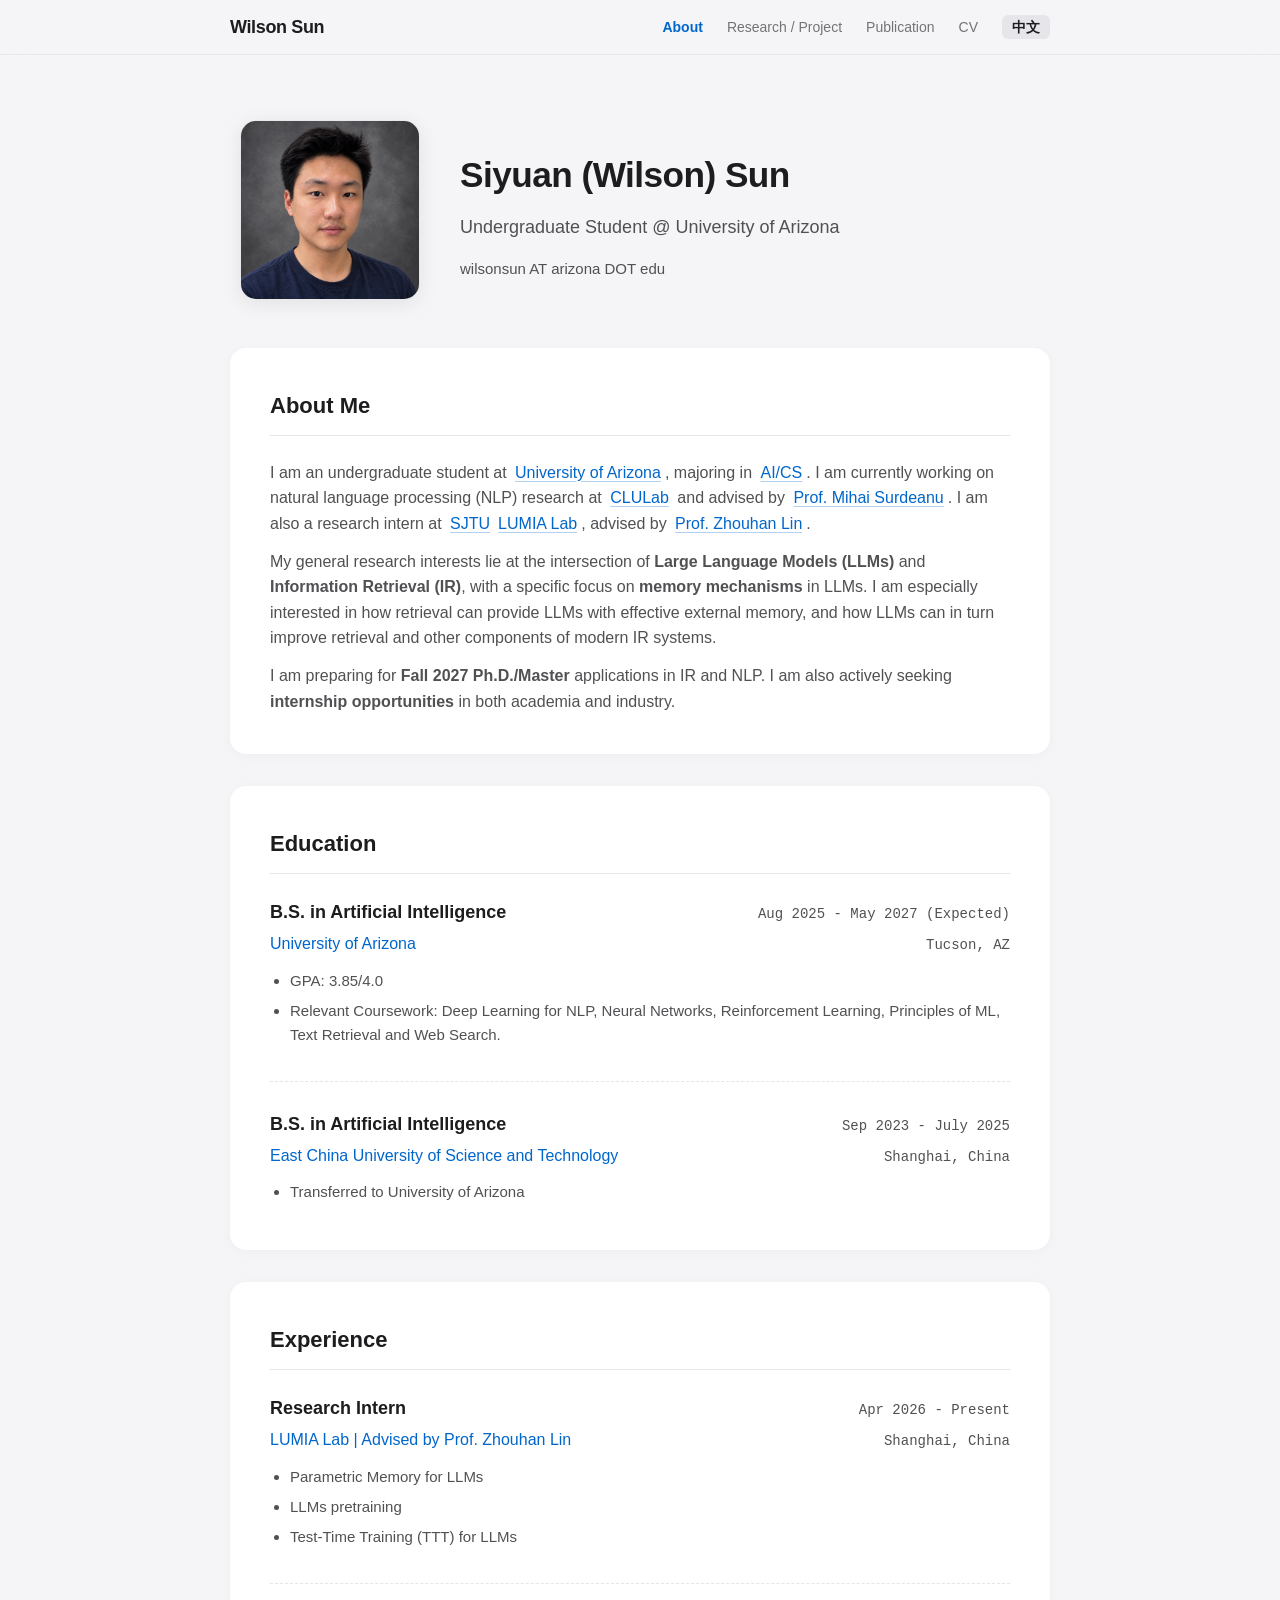
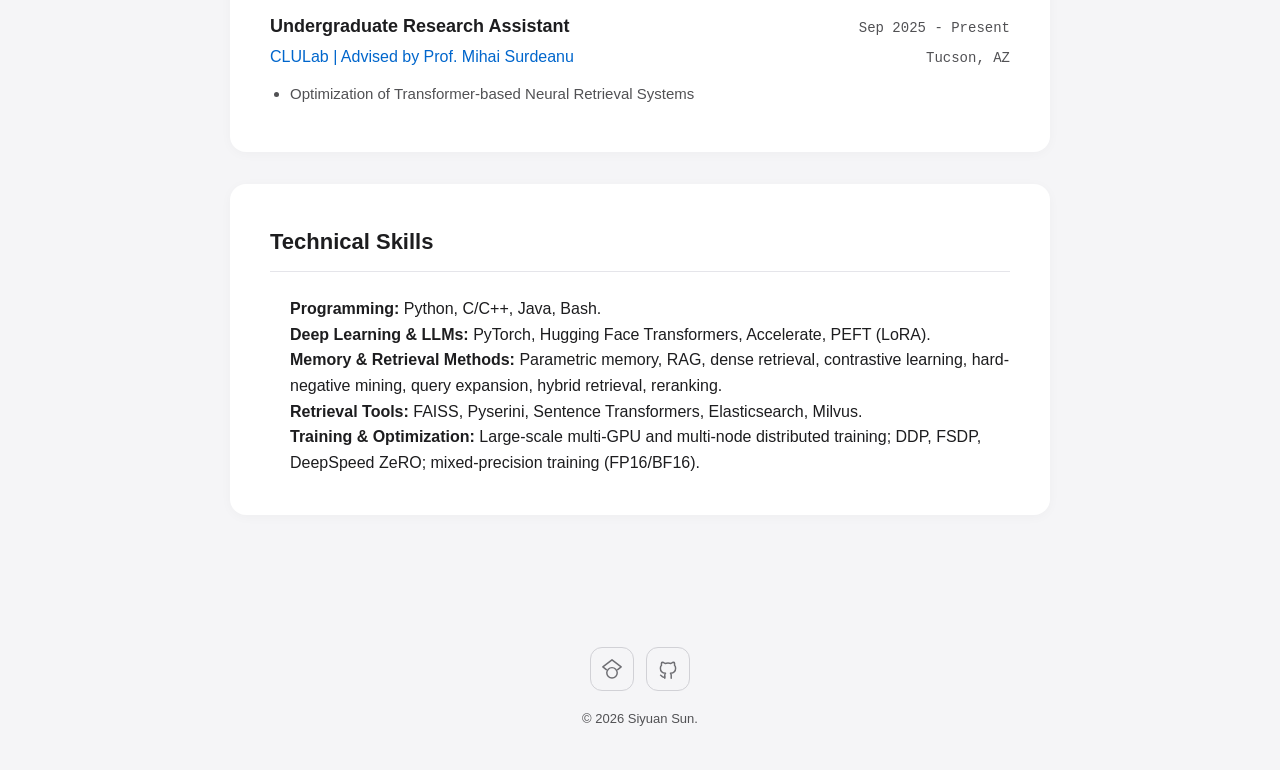
<file: index.html>
<!DOCTYPE html>
<html lang="en">
<head>
    <meta charset="UTF-8">
    <meta name="viewport" content="width=device-width, initial-scale=1.0">
    <title>Wilson Sun - About</title>
    <link rel="stylesheet" href="styles.css">
</head>
<body>

    <nav class="navbar">
        <div class="nav-container">
            <a href="index.html" class="logo">Wilson Sun</a>
            <ul class="nav-links">
                <li><a href="index.html" class="active"><span class="en">About</span><span class="zh">关于</span></a></li>
                <li><a href="research.html"><span class="en">Research / Project</span><span class="zh">科研与项目</span></a></li>
                <li><a href="publications.html"><span class="en">Publication</span><span class="zh">论文产出</span></a></li>
                <li><a href="assets/cv.pdf" data-cv-link target="_blank"><span class="en">CV</span><span class="zh">简历</span></a></li>
                <li><a href="#" id="lang-toggle" class="lang-toggle">中文</a></li>
            </ul>
        </div>
    </nav>

    <main class="container">
        <header class="academic-header">
            <div class="header-flex">
                <div class="profile-photo">
                    <img src="assets/1.jpg">
                </div>
                
                <div class="header-text">
                    <h1 class="name-title">
                        <span class="en">Siyuan (Wilson) Sun</span><span class="zh">孙思源</span>
                    </h1>
                    <p class="affiliation">
                        <span class="en">Undergraduate Student @ University of Arizona</span>
                        <span class="zh">人工智能/计算机科学本科生 @ 亚利桑那大学</span>
                    </p>
                    <div class="quick-links">
                        wilsonsun AT arizona DOT edu
                    </div>
                </div>
            </div>
        </header>

        <section class="content-block">
            <h2 class="block-title"><span class="en">About Me</span><span class="zh">关于我</span></h2>
            <div class="block-content">
                <p>
                    <span class="en">I am an undergraduate student at <a href="https://arizona.edu" target="_blank">University of Arizona</a>, 
                        majoring in <a href="https://cs.arizona.edu/aibs" target="_blank">AI/CS</a>. 
                        I am currently working on natural language processing (NLP) research at <a href="https://clulab.org" target="_blank">CLULab</a> and advised by <a href="https://mihaisurdeanu.github.io" target="_blank">Prof. Mihai Surdeanu</a>. 
                        I am also a research intern at <a href="https://en.sjtu.edu.cn" target="_blank">SJTU</a><a href="https://lumia-group.github.io/#/" target="_blank">LUMIA Lab</a>, advised by <a href="https://hantek.github.io" target="_blank">Prof. Zhouhan Lin</a>.</span>
                    <span class="zh">我是就读于<a href="https://arizona.edu" target="_blank">亚利桑那大学</a>的本科生，主修<a href="https://cs.arizona.edu/aibs" target="_blank">人工智能/计算机科学</a>。目前，我主要在<a href="https://clulab.org" target="_blank">CLULab</a>进行自然语言处理（NLP）研究，有幸接受<a href="https://mihaisurdeanu.github.io" target="_blank">Mihai Surdeanu 教授</a>的指导。同时我正在上海交通大学<a href="https://hantek.github.io" target="_blank">林洲汉教授</a>的<a href="https://lumia-group.github.io/#/" target="_blank">LUMIA Lab</a>实习。</span>
                </p>
                <p style="margin-top: 12px;">
                    <span class="en">My general research interests lie at the intersection of <strong>Large Language Models (LLMs)</strong> and <strong>Information Retrieval (IR)</strong>, with a specific focus on <strong>memory mechanisms</strong> in LLMs. I am especially interested in how retrieval can provide LLMs with effective external memory, and how LLMs can in turn improve retrieval and other components of modern IR systems.</span>
                    <span class="zh">我的研究兴趣集中在<strong>大语言模型 (LLMs)</strong> 与<strong>信息检索 (IR)</strong> 的交叉领域，重点关注LLM的<strong>记忆机制</strong>。我特别感兴趣的是，IR如何为LLM提供有效的外部记忆，以及LLM反过来又如何改进现代IR系统。</span>
                </p>
                <!--
                <p style="margin-top: 12px;">
                    <span class="en">I value research that is both intellectually profound and practically impactful. I specialize in leveraging rigorous, large-scale experimentation to navigate and refine my research directions.</span>
                    <span class="zh">我对学术研究有深入的思考，同时很注重研究成果的实际应用价值。我擅长运用严谨的大规模实验来探索并优化我的研究方向。</span>
                </p>
                -->
                <p style="margin-top: 12px;">
                    <span class="en">I am preparing for <strong>Fall 2027 Ph.D./Master</strong> applications in IR and NLP. I am also actively seeking <strong>internship opportunities</strong> in both academia and industry.</span>
                    <span class="zh">我正在寻找2027年秋季入学的<strong>博士或硕士项目</strong>机会（信息检索、NLP相关方向）。我也正积极寻求<strong>实习机会</strong>。</span>
                </p>
            </div>
        </section>

       <section class="content-block">
            <h2 class="block-title"><span class="en">Education</span><span class="zh">教育经历</span></h2>
            <div class="block-content">
                
                <div class="timeline-item">
                    <div class="timeline-row timeline-header">
                        <h3 class="timeline-title">
                            <span class="en">B.S. in Artificial Intelligence</span>
                            <span class="zh">人工智能 理学学士</span>
                        </h3>
                        <div class="timeline-date">
                            <span class="en">Aug 2025 - May 2027 (Expected)</span>
                            <span class="zh">2025年8月 - 2027年5月 (预期)</span>
                        </div>
                    </div>
                    <div class="timeline-row timeline-sub">
                        <div class="timeline-org">
                            <span class="en">University of Arizona</span>
                            <span class="zh">亚利桑那大学</span>
                        </div>
                        <div class="timeline-location">
                            <span class="en">Tucson, AZ</span>
                            <span class="zh">美国 亚利桑那州</span>
                        </div>
                    </div>
                    <ul class="timeline-details">
                        <li>
                            <span class="en">GPA: 3.85/4.0</span>
                            <span class="zh">GPA: 3.85/4.0</span>
                        </li>
                    </ul>
                    <ul class="timeline-details">
                        <li>
                            <span class="en">Relevant Coursework: Deep Learning for NLP, Neural Networks, Reinforcement Learning, Principles of ML, Text Retrieval and Web Search.</span>
                            <span class="zh">相关课程：自然语言处理深度学习、神经网络、强化学习、机器学习原理、文本检索与网络搜索等。</span>
                        </li>
                    </ul>
                </div>

                <div class="timeline-item">
                    <div class="timeline-row timeline-header">
                        <h3 class="timeline-title">
                            <span class="en">B.S. in Artificial Intelligence</span>
                            <span class="zh">人工智能 理学学士</span>
                        </h3>
                        <div class="timeline-date">
                            <span class="en">Sep 2023 - July 2025</span>
                            <span class="zh">2023年9月 - 2025年7月</span>
                        </div>
                    </div>
                    <div class="timeline-row timeline-sub">
                        <div class="timeline-org">
                            <span class="en">East China University of Science and Technology</span>
                            <span class="zh">华东理工大学</span>
                        </div>
                        <div class="timeline-location">
                            <span class="en">Shanghai, China</span>
                            <span class="zh">中国 上海</span>
                        </div>
                    </div>
                    <ul class="timeline-details">
                        <li>
                            <span class="en">Transferred to University of Arizona</span>
                            <span class="zh">转学至亚利桑那大学</span>
                        </li>
                    </ul>
                </div>
            </div>
        </section>

        <section class="content-block">
            <h2 class="block-title"><span class="en">Experience</span><span class="zh">专业经历</span></h2>
            <div class="block-content">

                <div class="timeline-item">
                    <div class="timeline-row timeline-header">
                        <h3 class="timeline-title">
                            <span class="en">Research Intern</span>
                            <span class="zh">研究实习生</span>
                        </h3>
                        <div class="timeline-date">
                            <span class="en">Apr 2026 - Present</span>
                            <span class="zh">2026年4月 - 至今</span>
                        </div>
                    </div>
                    <div class="timeline-row timeline-sub">
                        <div class="timeline-org">
                            <span class="en">LUMIA Lab | Advised by Prof. Zhouhan Lin</span>
                            <span class="zh">LUMIA Lab | 导师：林洲汉 教授</span>
                        </div>
                        <div class="timeline-location">
                            <span class="en">Shanghai, China</span>
                            <span class="zh">中国 上海</span>
                        </div>
                    </div>
                    <ul class="timeline-details">
                        <li>
                            <span class="en">Parametric Memory for LLMs</span>
                            <span class="zh">大语言模型参数话记忆</span>
                        </li>
                        <li>
                            <span class="en">LLMs pretraining</span>
                            <span class="zh">大语言模型预训练</span>
                        </li>
                        <li>
                            <span class="en">Test-Time Training (TTT) for LLMs</span>
                            <span class="zh">大语言模型TTT</span>
                        </li>
                    </ul>
                </div>
                
                <div class="timeline-item">
                    <div class="timeline-row timeline-header">
                        <h3 class="timeline-title">
                            <span class="en">Undergraduate Research Assistant</span>
                            <span class="zh">本科生研究助理</span>
                        </h3>
                        <div class="timeline-date">
                            <span class="en">Sep 2025 - Present</span>
                            <span class="zh">2025年9月 - 至今</span>
                        </div>
                    </div>
                    <div class="timeline-row timeline-sub">
                        <div class="timeline-org">
                            <span class="en">CLULab | Advised by Prof. Mihai Surdeanu</span>
                            <span class="zh">CLULab | 导师：Mihai Surdeanu 教授</span>
                        </div>
                        <div class="timeline-location">
                            <span class="en">Tucson, AZ</span>
                            <span class="zh">美国 亚利桑那州</span>
                        </div>
                    </div>
                    <ul class="timeline-details">
                        <li>
                            <span class="en">Optimization of Transformer-based Neural Retrieval Systems</span>
                            <span class="zh">Transformer架构的神经检索模型调优</span>
                        </li>
                        
                    </ul>
                </div>
            </div>
        </section>

        <section class="content-block">
            <h2 class="block-title">
                <span class="en">Technical Skills</span>
                <span class="zh">技术技能</span>
            </h2>
            <div class="block-content">
                <div class="timeline-item">
                    <div class="timeline-details">
                        <span class="en">
                            <strong>Programming:</strong> Python, C/C++, Java, Bash.<br>
                            <strong>Deep Learning &amp; LLMs:</strong> PyTorch, Hugging Face Transformers, Accelerate, PEFT (LoRA).<br>
                            <strong>Memory &amp; Retrieval Methods:</strong> Parametric memory, RAG, dense retrieval, contrastive learning, hard-negative mining, query expansion, hybrid retrieval, reranking.<br>
                            <strong>Retrieval Tools:</strong> FAISS, Pyserini, Sentence Transformers, Elasticsearch, Milvus.<br>
                            <strong>Training &amp; Optimization:</strong> Large-scale multi-GPU and multi-node distributed training; DDP, FSDP, DeepSpeed ZeRO; mixed-precision training (FP16/BF16).
                        </span>
                        <span class="zh">
                            <strong>编程语言：</strong> Python、C/C++、Java、Bash。<br>
                            <strong>深度学习与大语言模型：</strong> PyTorch、Hugging Face Transformers、Accelerate、PEFT（LoRA）。<br>
                            <strong>记忆与检索方法：</strong> 参数化记忆、RAG、稠密检索、对比学习、难负样本挖掘、查询扩展、混合检索、重排序。<br>
                            <strong>检索工具：</strong> FAISS、Pyserini、Sentence Transformers、Elasticsearch、Milvus。<br>
                            <strong>训练与优化：</strong> 大规模多 GPU、多节点分布式训练；DDP、FSDP、DeepSpeed ZeRO；混合精度训练（FP16/BF16）。
                        </span>
                    </div>
                </div>
            </div>
        </section>
    </main>
    

    <footer class="footer">
        <nav class="footer-links" aria-label="External profiles">
            <!-- Replace YOUR_SCHOLAR_ID with your Google Scholar profile ID. -->
            <a class="footer-icon" href="https://scholar.google.com/citations?user=6xnACBMAAAAJ" target="_blank" rel="noopener noreferrer" aria-label="Google Scholar (opens in a new tab)" title="Google Scholar">
                <svg viewBox="0 0 24 24" width="22" height="22" fill="none" stroke="currentColor" stroke-width="1.6" stroke-linecap="round" stroke-linejoin="round" aria-hidden="true" focusable="false">
                    <path d="M5.8 12.7 2 9.7 12 2 22 9.7l-3.8 3" />
                    <circle cx="12" cy="16.2" r="5.7" />
                </svg>
            </a>
            <!-- Replace YOUR_GITHUB_USERNAME with your GitHub username. -->
            <a class="footer-icon" href="https://github.com/ws-uofa" target="_blank" rel="noopener noreferrer" aria-label="GitHub (opens in a new tab)" title="GitHub">
                <svg viewBox="0 0 24 24" width="22" height="22" fill="none" stroke="currentColor" stroke-width="1.6" stroke-linecap="round" stroke-linejoin="round" aria-hidden="true" focusable="false">
                    <path d="M8.5 20.8c-3.2 1-3.2-1.7-4.6-2.1" />
                    <path d="M8.5 22v-3.3c0-.9.3-1.5.8-2-3.1-.4-5.6-1.5-5.6-5.6 0-1.2.4-2.3 1.2-3.1-.2-.8-.2-2 .3-3.2 0 0 1.2-.4 3.6 1.2a12.2 12.2 0 0 1 6.4 0c2.4-1.6 3.6-1.2 3.6-1.2.5 1.2.5 2.4.3 3.2.8.8 1.2 1.9 1.2 3.1 0 4.1-2.5 5.2-5.6 5.6.5.5.8 1.2.8 2.2V22" />
                </svg>
            </a>
        </nav>
        <p>© 2026 Siyuan Sun.</p>
    </footer>
    <script src="script.js"></script>
</body>
</html>
</file>
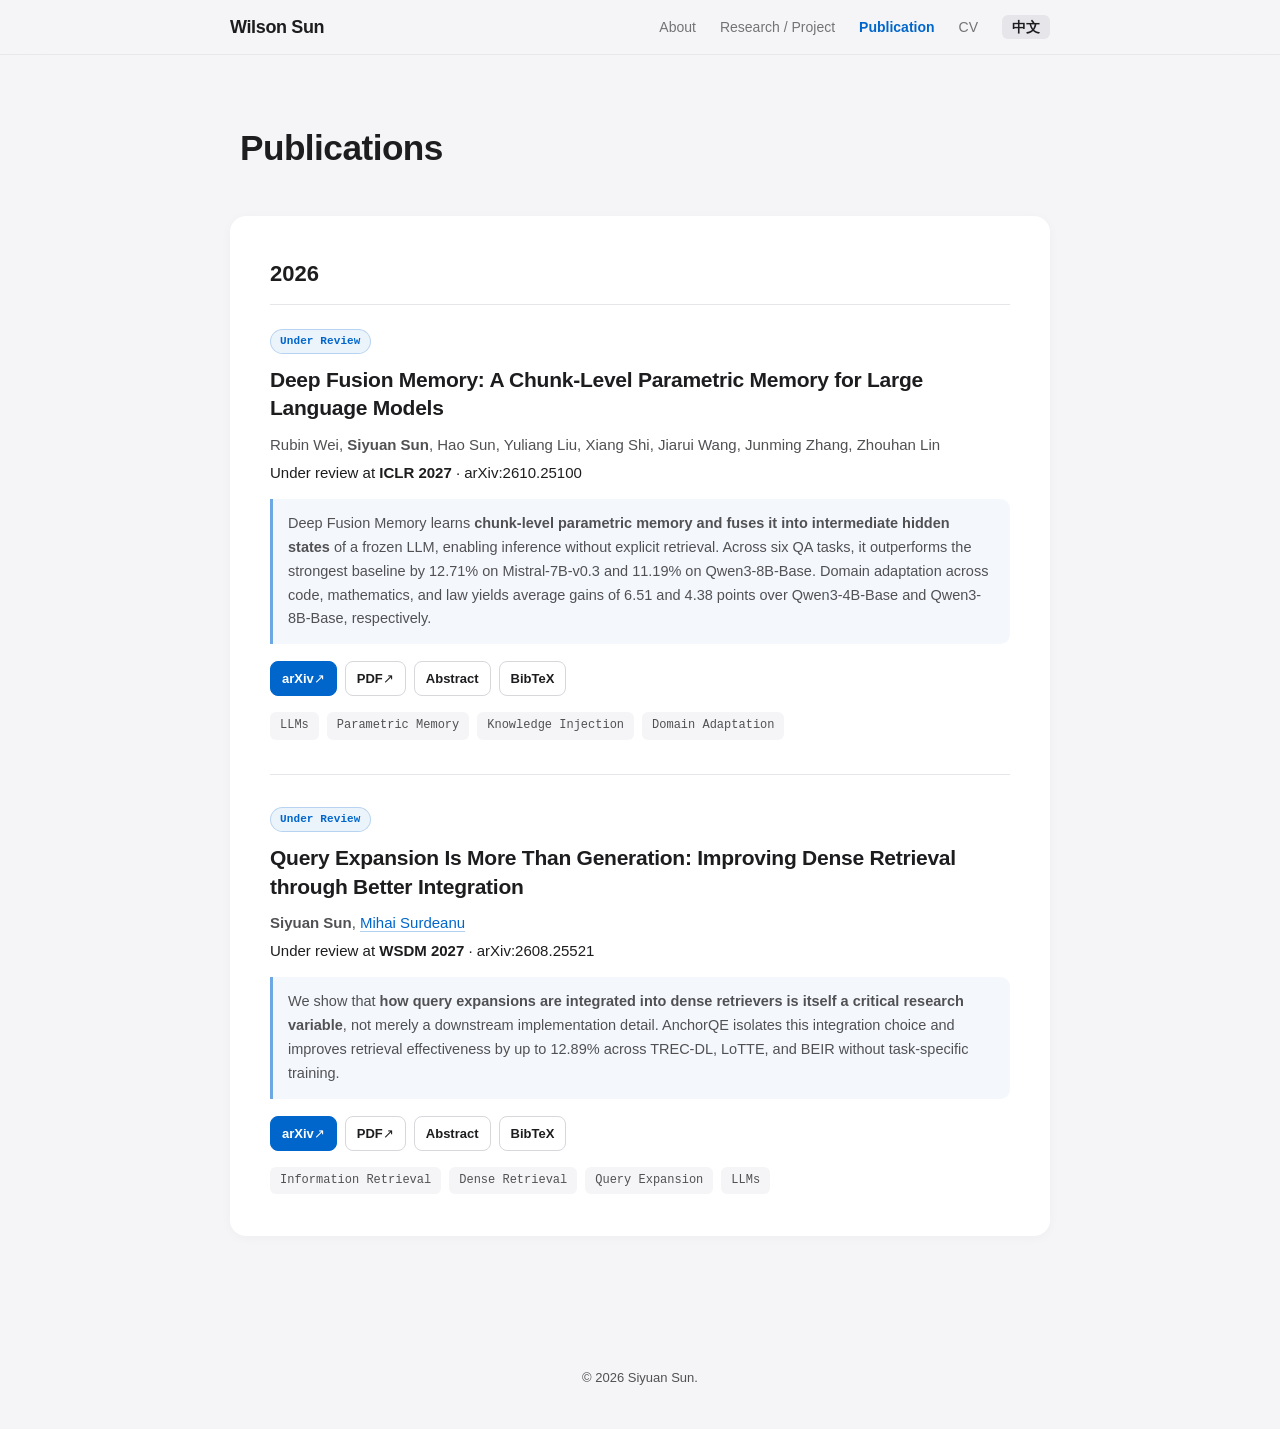
<file: publications.html>
<!DOCTYPE html>
<html lang="en">
<head>
    <meta charset="UTF-8">
    <meta name="viewport" content="width=device-width, initial-scale=1.0">
    <meta name="description" content="Publications and preprints by Siyuan (Wilson) Sun in natural language processing and information retrieval.">
    <title>Wilson Sun - Publications</title>
    <link rel="stylesheet" href="styles.css">
</head>
<body>

    <nav class="navbar">
        <div class="nav-container">
            <a href="index.html" class="logo">Wilson Sun</a>
            <ul class="nav-links">
                <li><a href="index.html"><span class="en">About</span><span class="zh">关于</span></a></li>
                <li><a href="research.html"><span class="en">Research / Project</span><span class="zh">科研与项目</span></a></li>
                <li><a href="publications.html" class="active"><span class="en">Publication</span><span class="zh">论文产出</span></a></li>
                <li><a href="assets/cv.pdf" data-cv-link target="_blank" rel="noopener noreferrer"><span class="en">CV</span><span class="zh">简历</span></a></li>
                <li><a href="#" id="lang-toggle" class="lang-toggle">中文</a></li>
            </ul>
        </div>
    </nav>

    <main class="container">
        <header class="academic-header publication-header">
            <h1 class="name-title">
                <span class="en">Publications</span><span class="zh">论文产出</span>
            </h1>
        </header>

        <section class="content-block publication-section" aria-labelledby="publications-2026">
            <h2 class="block-title publication-year-title" id="publications-2026">
                <span>2026</span>
            </h2>

            <div class="block-content publication-list">
                <article class="publication-entry">
                    <div class="publication-badges" aria-label="Publication status">
                        <span class="publication-badge publication-badge-review">
                            <span class="en">Under Review</span><span class="zh">审稿中</span>
                        </span>
                    </div>

                    <h3 class="publication-title">
                        <a href="https://arxiv.org/abs/2610.25100" target="_blank" rel="noopener noreferrer">
                            Deep Fusion Memory: A Chunk-Level Parametric Memory for Large Language Models
                        </a>
                    </h3>

                    <p class="publication-authors">
                        Rubin Wei, <strong>Siyuan Sun</strong>, Hao Sun, Yuliang Liu, Xiang Shi, Jiarui Wang, Junming Zhang, Zhouhan Lin
                    </p>

                    <p class="publication-venue">
                        <span class="en">Under review at <strong>ICLR 2027</strong> · arXiv:2610.25100</span>
                        <span class="zh">投稿至 <strong>ICLR 2027</strong>，审稿中 · arXiv:2610.25100</span>
                    </p>

                    <p class="publication-highlight">
                        <span class="en">Deep Fusion Memory learns <strong>chunk-level parametric memory and fuses it into intermediate hidden states</strong> of a frozen LLM, enabling inference without explicit retrieval. Across six QA tasks, it outperforms the strongest baseline by 12.71% on Mistral-7B-v0.3 and 11.19% on Qwen3-8B-Base. Domain adaptation across code, mathematics, and law yields average gains of 6.51 and 4.38 points over Qwen3-4B-Base and Qwen3-8B-Base, respectively.</span>
                        <span class="zh">Deep Fusion Memory 学习<strong>chunk-level 参数化记忆，并将其融合到冻结大语言模型的中间隐状态</strong>，推理时无需显式检索。在六项问答任务上，相较最强基线，Mistral-7B-v0.3 和 Qwen3-8B-Base 的性能分别提升 12.71% 和 11.19%；在代码、数学与法律领域适应任务上，相较 Qwen3-4B-Base 和 Qwen3-8B-Base，平均得分分别提升 6.51 和 4.38 分。</span>
                    </p>

                    <div class="publication-actions" aria-label="Publication resources">
                        <a class="publication-action publication-action-primary" href="https://arxiv.org/abs/2610.25100" target="_blank" rel="noopener noreferrer" aria-label="Open the arXiv abstract page">
                            arXiv <span aria-hidden="true">↗</span>
                        </a>
                        <a class="publication-action" href="https://arxiv.org/pdf/2610.25100" target="_blank" rel="noopener noreferrer" aria-label="Open the paper PDF">
                            PDF <span aria-hidden="true">↗</span>
                        </a>
                        <button class="publication-action publication-toggle" type="button" data-panel-target="abstract-dfm" aria-controls="abstract-dfm" aria-expanded="false">
                            <span class="en">Abstract</span><span class="zh">摘要</span>
                        </button>
                        <button class="publication-action publication-toggle" type="button" data-panel-target="bibtex-dfm" aria-controls="bibtex-dfm" aria-expanded="false">
                            BibTeX
                        </button>
                    </div>

                    <div class="publication-panel" id="abstract-dfm" hidden>
                        <h4><span class="en">Abstract</span><span class="zh">摘要</span></h4>
                        <p>
                            <span class="en">Deep Fusion Memory (DFM) equips a frozen language model with learned external knowledge while avoiding inference-time search. A causal predictor uses preceding context to produce memory vectors, supervised by offline-retrieved chunk embeddings. Tokens in a chunk share this memory, which enters the model's hidden states through gated cross-attention. The predictor and fusion modules are optimized jointly. Chunk-level supervision lowers the cost of constructing memory targets compared with token-level approaches, while fusion inside the decoder enables deeper use of the learned knowledge. Experiments demonstrate improvements on six question-answering tasks and on adaptation to code, mathematics, and law.</span>
                            <span class="zh">Deep Fusion Memory（DFM）为冻结的语言模型引入外部知识，推理时无需在线检索。因果记忆预测器根据前文生成记忆向量，以离线检索得到的文本块嵌入作为监督。同一文本块内的词元共享记忆，并通过门控交叉注意力将其融入模型隐状态；预测与融合模块联合训练。相比词元级方法，文本块级监督降低了记忆目标的构建开销，而解码器内部的融合使模型能够更深入地利用所学知识。实验在六项问答任务及代码、数学、法律领域适应中取得提升。</span>
                        </p>
                    </div>

                    <div class="publication-panel publication-bibtex-panel" id="bibtex-dfm" hidden>
                        <div class="publication-panel-heading">
                            <h4>BibTeX</h4>
                            <button class="copy-bibtex" type="button" data-copy-target="bibtex-dfm-code" aria-live="polite">
                                <span class="en">Copy</span><span class="zh">复制</span>
                            </button>
                        </div>
                        <pre><code id="bibtex-dfm-code">@misc{wei2026deepfusionmemory,
  title         = {Deep Fusion Memory: A Chunk-Level Parametric Memory for Large Language Models},
  author        = {Wei, Rubin and Sun, Siyuan and Sun, Hao and Liu, Yuliang and Shi, Xiang and Wang, Jiarui and Zhang, Junming and Lin, Zhouhan},
  year          = {2026},
  eprint        = {2610.25100},
  archivePrefix = {arXiv},
  primaryClass  = {cs.CL},
  url           = {https://arxiv.org/abs/2610.25100}
}</code></pre>
                    </div>

                    <div class="tags publication-tags" aria-label="Research topics">
                        <span>LLMs</span>
                        <span>Parametric Memory</span>
                        <span>Knowledge Injection</span>
                        <span>Domain Adaptation</span>
                    </div>
                </article>

                <article class="publication-entry">
                    <div class="publication-badges" aria-label="Publication status">
                        <span class="publication-badge publication-badge-review">
                            <span class="en">Under Review</span><span class="zh">审稿中</span>
                        </span>
                    </div>

                    <h3 class="publication-title">
                        <a href="https://arxiv.org/abs/2608.25521" target="_blank" rel="noopener noreferrer">
                            Query Expansion Is More Than Generation: Improving Dense Retrieval through Better Integration
                        </a>
                    </h3>

                    <p class="publication-authors">
                        <strong>Siyuan Sun</strong>,
                        <a href="https://surdeanu.cs.arizona.edu/mihai/" target="_blank" rel="noopener noreferrer">Mihai Surdeanu</a>
                    </p>

                    <p class="publication-venue">
                        <span class="en">Under review at <strong>WSDM 2027</strong> · arXiv:2608.25521</span>
                        <span class="zh">投稿至 <strong>WSDM 2027</strong>，审稿中 · arXiv:2608.25521</span>
                    </p>

                    <p class="publication-highlight">
                        <span class="en">We show that <strong>how query expansions are integrated into dense retrievers is itself a critical research variable</strong>, not merely a downstream implementation detail. AnchorQE isolates this integration choice and improves retrieval effectiveness by up to 12.89% across TREC-DL, LoTTE, and BEIR without task-specific training.</span>
                        <span class="zh">我们表明，<strong>查询扩展如何被整合进稠密检索器，本身就是一个关键的研究变量</strong>，而不仅仅是生成之后的实现细节。AnchorQE 将这一 integration choice 单独建模，在无需任务特定训练的情况下，于 TREC-DL、LoTTE 与 BEIR 上最高提升 12.89% 的检索有效性。</span>
                    </p>

                    <div class="publication-actions" aria-label="Publication resources">
                        <a class="publication-action publication-action-primary" href="https://arxiv.org/abs/2608.25521" target="_blank" rel="noopener noreferrer" aria-label="Open the arXiv abstract page">
                            arXiv <span aria-hidden="true">↗</span>
                        </a>
                        <a class="publication-action" href="https://arxiv.org/pdf/2608.25521" target="_blank" rel="noopener noreferrer" aria-label="Open the paper PDF">
                            PDF <span aria-hidden="true">↗</span>
                        </a>
                        <button class="publication-action publication-toggle" type="button" data-panel-target="abstract-anchorqe" aria-controls="abstract-anchorqe" aria-expanded="false">
                            <span class="en">Abstract</span><span class="zh">摘要</span>
                        </button>
                        <button class="publication-action publication-toggle" type="button" data-panel-target="bibtex-anchorqe" aria-controls="bibtex-anchorqe" aria-expanded="false">
                            BibTeX
                        </button>
                    </div>

                    <div class="publication-panel" id="abstract-anchorqe" hidden>
                        <h4><span class="en">Abstract</span><span class="zh">摘要</span></h4>
                        <p>
                            <span class="en">Large language models (LLMs) can generate query expansions without task-specific training, yet the same expansions often make a frozen dense retriever worse. We identify an underexplored factor: prior work has often focused on what text is generated, while how generated text is incorporated into dense retrievers has received less systematic attention. By holding generated expansions fixed, we show that performance degradation can often be attributed to the integration method itself. We introduce AnchorQE, a training-free method that separately encodes the original query and its expansion before interpolating them. The interpolation factor is estimated using an unsupervised online strategy that operates over a small part of the unlabeled test stream. Intuitively, our strategy assigns high expansion trust only when expansions are both retrieval-strong and consistent with the original query's retrieved evidence. We show that AnchorQE improves retrieval effectiveness by up to 12.89% when compared to widely-used expansion-only or text-level concatenation baselines across TREC-DL, LoTTE, and BEIR. Further, we show that our online strategy to estimate the interpolation factor outperforms a fixed weight tuned on a development partition by up to 3.81%.</span>
                            <span class="zh">大语言模型（LLM）无需任务特定训练即可生成查询扩展，但相同的扩展文本往往会降低冻结稠密检索器的效果。我们指出了一个尚未被充分研究的因素：既有工作通常关注生成了什么文本，而对生成文本如何接入稠密检索器缺少系统性分析。通过固定生成的扩展内容，我们发现性能下降往往源于整合方式本身。为此，我们提出 AnchorQE：一种无需训练的方法，先分别编码原始查询与扩展，再对二者进行插值。插值系数由无监督在线策略估计，该策略仅使用一小部分无标签测试流；只有当扩展既具备较强检索能力，又与原始查询检索到的证据一致时，系统才会赋予其较高权重。与常用的仅扩展输入或文本级拼接基线相比，AnchorQE 在 TREC-DL、LoTTE 和 BEIR 上的检索有效性最高提升 12.89%；其在线权重估计策略也比在开发集上调优的固定权重最高提升 3.81%。</span>
                        </p>
                    </div>

                    <div class="publication-panel publication-bibtex-panel" id="bibtex-anchorqe" hidden>
                        <div class="publication-panel-heading">
                            <h4>BibTeX</h4>
                            <button class="copy-bibtex" type="button" data-copy-target="bibtex-anchorqe-code" aria-live="polite">
                                <span class="en">Copy</span><span class="zh">复制</span>
                            </button>
                        </div>
                        <pre><code id="bibtex-anchorqe-code">@misc{sun2026queryexpansion,
  title         = {Query Expansion Is More Than Generation: Improving Dense Retrieval through Better Integration},
  author        = {Sun, Siyuan and Surdeanu, Mihai},
  year          = {2026},
  eprint        = {2608.25521},
  archivePrefix = {arXiv},
  primaryClass  = {cs.IR},
  url           = {https://arxiv.org/abs/2608.25521}
}</code></pre>
                    </div>

                    <div class="tags publication-tags" aria-label="Research topics">
                        <span>Information Retrieval</span>
                        <span>Dense Retrieval</span>
                        <span>Query Expansion</span>
                        <span>LLMs</span>
                    </div>
                </article>
            </div>
        </section>
    </main>

    <footer class="footer"><p>© 2026 Siyuan Sun.</p></footer>
    <script src="script.js"></script>
</body>
</html>
</file>
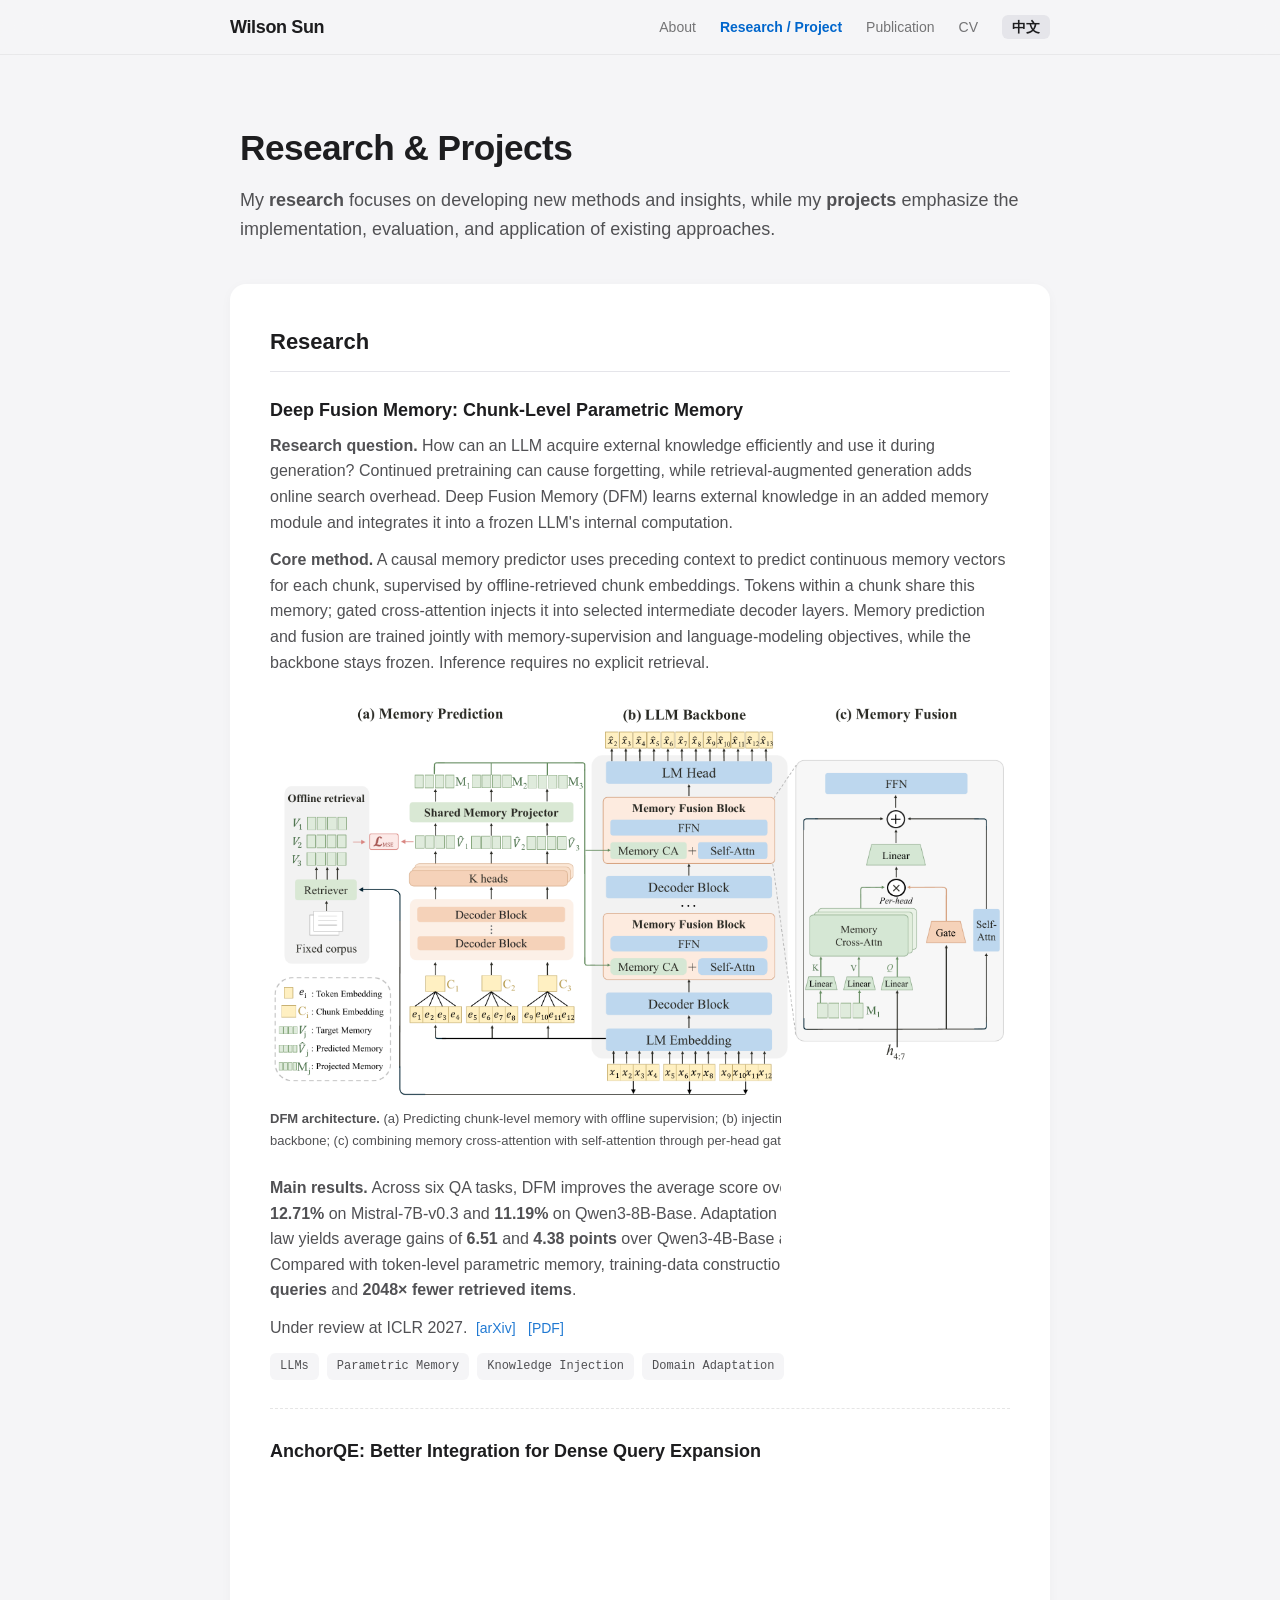
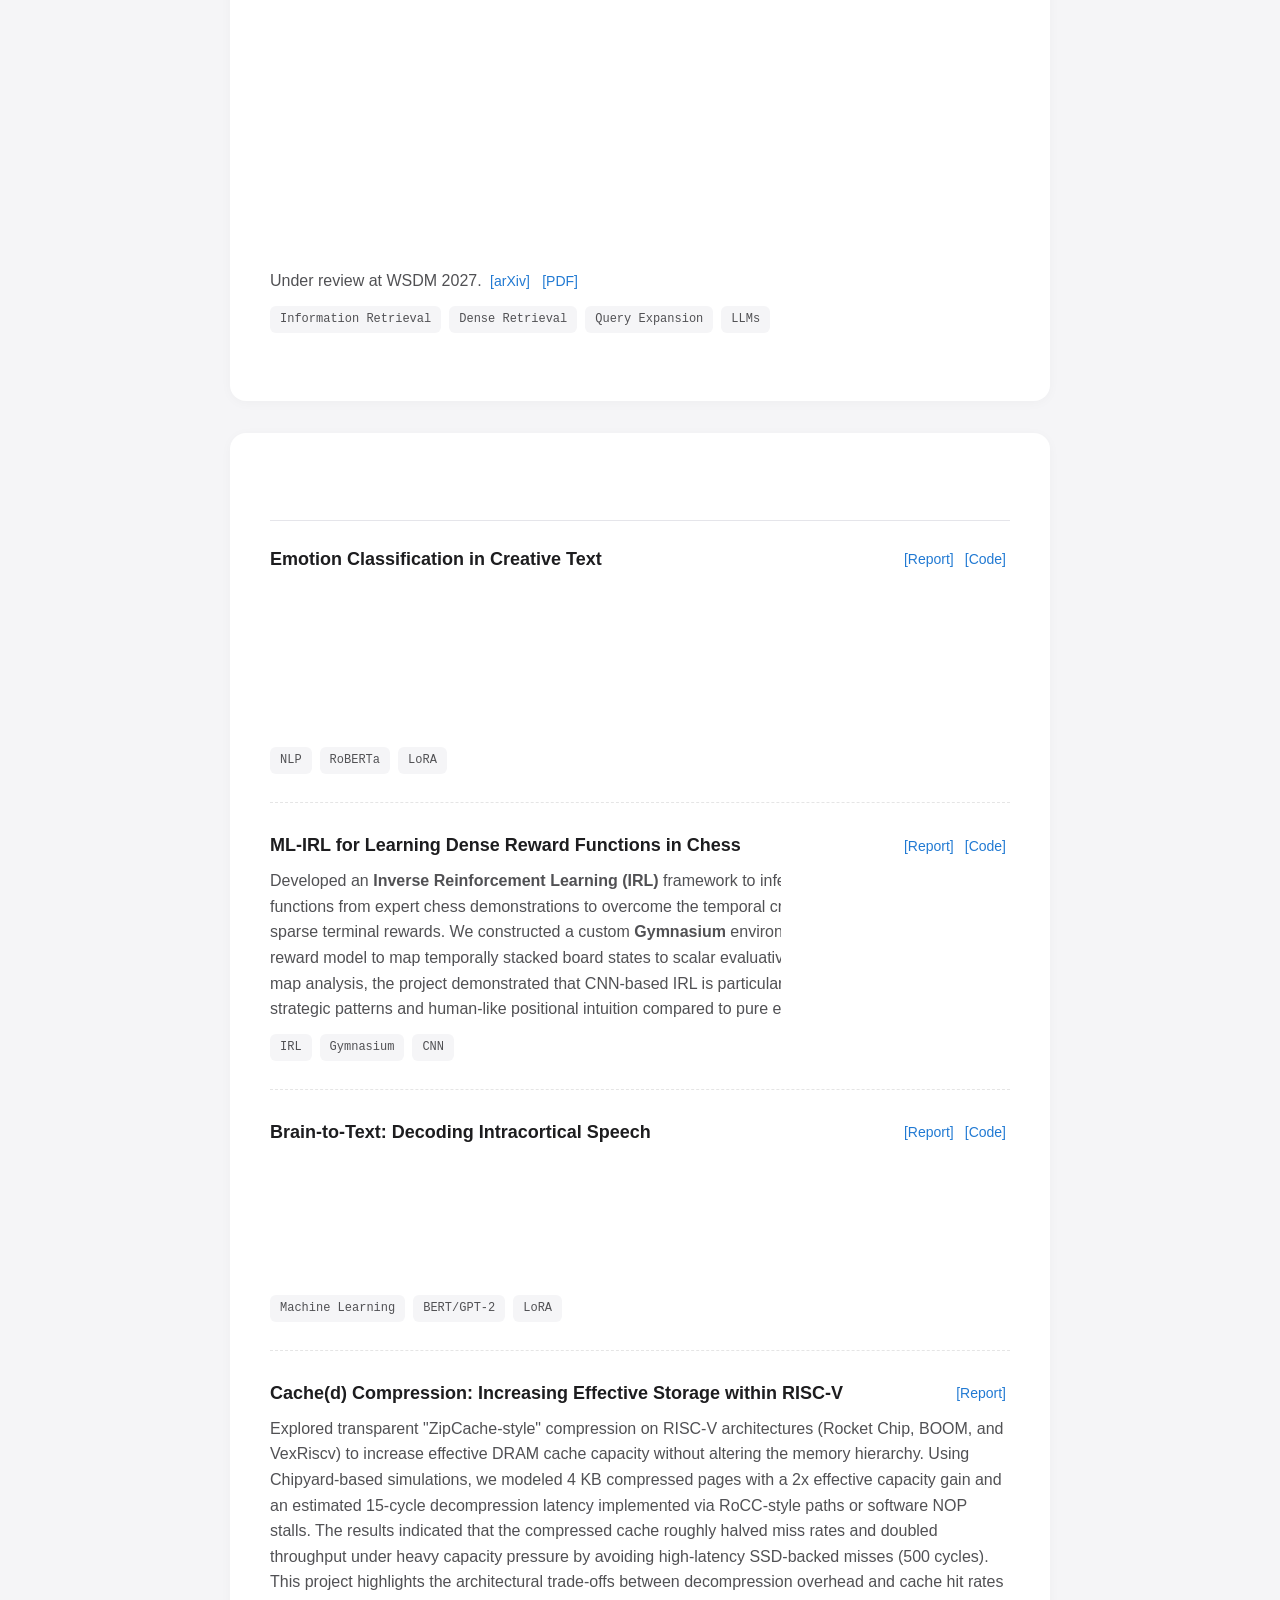
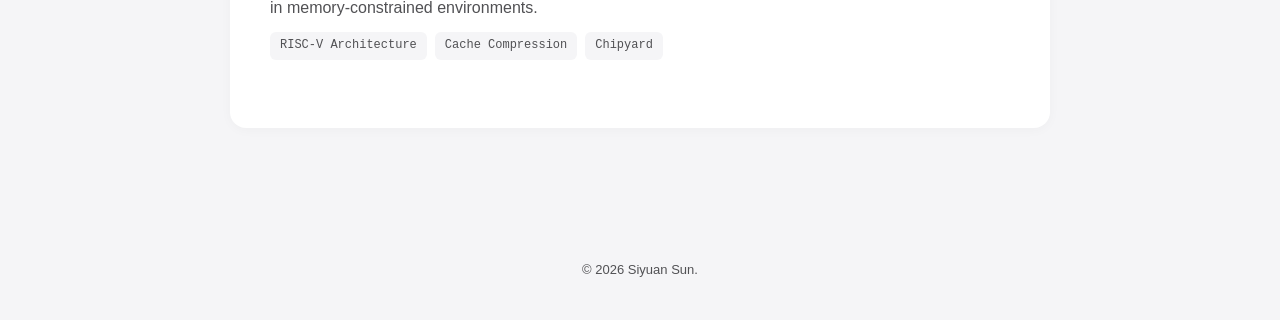
<file: research.html>
<!DOCTYPE html>
<html lang="en">
<head>
    <meta charset="UTF-8">
    <meta name="viewport" content="width=device-width, initial-scale=1.0">
    <title>Wilson Sun - Research</title>
    <link rel="stylesheet" href="styles.css">
</head>
<body>

    <nav class="navbar">
        <div class="nav-container">
            <a href="index.html" class="logo">Wilson Sun</a>
            <ul class="nav-links">
                <li><a href="index.html"><span class="en">About</span><span class="zh">关于</span></a></li>
                <li><a href="research.html" class="active"><span class="en">Research / Project</span><span class="zh">科研与项目</span></a></li>
                <li><a href="publications.html"><span class="en">Publication</span><span class="zh">论文产出</span></a></li>
                <li><a href="assets/cv.pdf" data-cv-link target="_blank"><span class="en">CV</span><span class="zh">简历</span></a></li>
                <li><a href="#" id="lang-toggle" class="lang-toggle">中文</a></li>
            </ul>
        </div>
    </nav>

    <main class="container">
        <header class="academic-header">
            <h1 class="name-title">
                <span class="en">Research & Projects</span><span class="zh">科研与项目</span>
            </h1>
            <p class="affiliation">
                <span class="en">My <strong>research</strong> focuses on developing new methods and insights, while my <strong>projects</strong> emphasize the implementation, evaluation, and application of existing approaches.</span>
                <span class="zh">我的<strong>科研工作</strong>侧重于提出新方法与新认识，<strong>项目</strong>则侧重于已有方法的实现、评估与应用。</span>
            </p>
        </header>

        <section class="content-block">
            <h2 class="block-title">
                <span class="en">Research</span><span class="zh">科研</span>
            </h2>

            <div class="block-content">
                <div class="item">
                    <div class="item-header">
                        <h3>
                            <span class="en">Deep Fusion Memory: Chunk-Level Parametric Memory</span>
                            <span class="zh">Deep Fusion Memory：chunk-level 参数化记忆</span>
                        </h3>
                    </div>
                    <p class="item-desc">
                        <span class="en"><strong>Research question.</strong> How can an LLM acquire external knowledge efficiently and use it during generation? Continued pretraining can cause forgetting, while retrieval-augmented generation adds online search overhead. Deep Fusion Memory (DFM) learns external knowledge in an added memory module and integrates it into a frozen LLM's internal computation.</span>
                        <span class="zh"><strong>研究问题：</strong>如何让大语言模型高效学习外部知识，并在生成过程中有效利用？继续预训练可能造成知识遗忘，而检索增强生成需要承担在线搜索开销。Deep Fusion Memory（DFM）通过新增记忆模块学习外部知识，并将其融入冻结大语言模型的内部计算。</span>
                    </p>
                    <p class="item-desc">
                        <span class="en"><strong>Core method.</strong> A causal memory predictor uses preceding context to predict continuous memory vectors for each chunk, supervised by offline-retrieved chunk embeddings. Tokens within a chunk share this memory; gated cross-attention injects it into selected intermediate decoder layers. Memory prediction and fusion are trained jointly with memory-supervision and language-modeling objectives, while the backbone stays frozen. Inference requires no explicit retrieval.</span>
                        <span class="zh"><strong>核心方法：</strong>因果记忆预测器根据前文，为每个文本块预测连续记忆向量，并以离线检索得到的文本块嵌入作为监督。同一块内的词元共享记忆，再通过门控交叉注意力将其注入选定的解码器中间层。记忆预测与融合模块在记忆监督和语言建模目标下联合训练，主模型保持冻结；推理时无需显式检索。</span>
                    </p>
                    <figure class="research-figure">
                        <a class="research-figure-image" href="assets/dfm_architecture_final.pdf" target="_blank" rel="noopener noreferrer">
                            <img src="assets/dfm_architecture_final.webp" width="2200" height="1198" alt="Deep Fusion Memory architecture showing memory prediction with offline supervision, the LLM backbone, and gated memory fusion." loading="lazy" decoding="async">
                        </a>
                        <figcaption>
                            <span class="en"><strong>DFM architecture.</strong> (a) Predicting chunk-level memory with offline supervision; (b) injecting shared memory into the LLM backbone; (c) combining memory cross-attention with self-attention through per-head gates.</span>
                            <span class="zh"><strong>DFM 架构。</strong>（a）以离线检索为监督预测 chunk-level 记忆；（b）将共享记忆注入 LLM 主干；（c）通过逐头门控，将记忆交叉注意力与自注意力融合。</span>
                        </figcaption>
                    </figure>
                    <p class="item-desc">
                        <span class="en"><strong>Main results.</strong> Across six QA tasks, DFM improves the average score over the strongest baseline by <strong>12.71%</strong> on Mistral-7B-v0.3 and <strong>11.19%</strong> on Qwen3-8B-Base. Adaptation across code, mathematics, and law yields average gains of <strong>6.51</strong> and <strong>4.38 points</strong> over Qwen3-4B-Base and Qwen3-8B-Base. Compared with token-level parametric memory, training-data construction requires <strong>32× fewer retrieval queries</strong> and <strong>2048× fewer retrieved items</strong>.</span>
                        <span class="zh"><strong>主要结果：</strong>在六项问答任务上，DFM 相较最强基线的平均得分，在 Mistral-7B-v0.3 和 Qwen3-8B-Base 上分别相对提升 <strong>12.71%</strong> 和 <strong>11.19%</strong>。在代码、数学与法律领域适应中，相较 Qwen3-4B-Base 和 Qwen3-8B-Base，平均提升 <strong>6.51</strong> 和 <strong>4.38 分</strong>。与词元级参数化记忆相比，训练数据构建所需的<strong>检索查询量降至 1/32</strong>，<strong>检索条目量降至 1/2048</strong>。</span>
                    </p>
                    <p class="item-desc">
                        <span class="en">Under review at ICLR 2027.</span><span class="zh">ICLR 2027 审稿中。</span>
                        <a href="https://arxiv.org/abs/2610.25100" class="item-link" target="_blank" rel="noopener noreferrer">[arXiv]</a>
                        <a href="https://arxiv.org/pdf/2610.25100" class="item-link" target="_blank" rel="noopener noreferrer">[PDF]</a>
                    </p>
                    <div class="tags"><span>LLMs</span><span>Parametric Memory</span><span>Knowledge Injection</span><span>Domain Adaptation</span></div>
                </div>

                <div class="item">
                    <div class="item-header">
                        <h3>
                            <span class="en">AnchorQE: Better Integration for Dense Query Expansion</span>
                            <span class="zh">AnchorQE：面向稠密检索的查询扩展整合</span>
                        </h3>
                    </div>
                    <p class="item-desc">
                        <span class="en"><strong>Research question.</strong> Why can LLM-generated query expansions hurt a frozen dense retriever? By holding generated text fixed and varying only its integration, this work shows that retrieval quality depends on <strong>how expansions enter the retriever</strong>, as well as what the LLM generates. Expansion-only retrieval can lose the original intent, while text concatenation entangles the query and expansion without explicitly controlling their influence.</span>
                        <span class="zh"><strong>研究问题：</strong>为什么大语言模型生成的查询扩展，反而可能降低冻结稠密检索器的效果？通过固定生成文本、仅改变整合方式，本研究表明：检索质量不仅取决于生成内容，也取决于<strong>扩展如何接入检索器</strong>。仅使用扩展可能丢失原始意图，而文本拼接将查询与扩展混合编码，无法显式控制二者的影响。</span>
                    </p>
                    <p class="item-desc">
                        <span class="en"><strong>Core method.</strong> AnchorQE separately encodes the original query and expansion, then interpolates their normalized vectors with the query as an explicit anchor. An unsupervised online strategy estimates the expansion weight from a small unlabeled stream prefix, assigning greater trust when expansions retrieve strongly and agree with the query's retrieved evidence. After calibration, each query uses one combined vector and one index request, without retraining the retriever or rebuilding its index.</span>
                        <span class="zh"><strong>核心方法：</strong>AnchorQE 分别编码原始查询与扩展，再对归一化向量进行插值，以原始查询作为显式锚点。无监督在线策略利用查询流开头的一小部分无标签查询估计扩展权重；只有当扩展的检索能力较强，且与原始查询检索到的证据一致时，才赋予较高信任。校准后，每个查询仅使用一个融合向量、发起一次索引检索，无需重新训练检索器或重建索引。</span>
                    </p>
                    <p class="item-desc">
                        <span class="en"><strong>Main results.</strong> Across TREC-DL, LoTTE, and BEIR, AnchorQE improves retrieval effectiveness by up to <strong>12.89%</strong> over expansion-only or text-concatenation baselines, using the same generated expansions. Online weight estimation also outperforms a fixed weight tuned on a development partition by up to <strong>3.81%</strong>, without task-specific training or relevance labels for calibration.</span>
                        <span class="zh"><strong>主要结果：</strong>在 TREC-DL、LoTTE 与 BEIR 上，使用相同的生成扩展，AnchorQE 相较仅使用扩展或文本拼接的基线，检索有效性最高相对提升 <strong>12.89%</strong>。在线权重估计相较在开发集上调优的固定权重，最高相对提升 <strong>3.81%</strong>，且无需任务特定训练或用于校准的相关性标注。</span>
                    </p>
                    <p class="item-desc">
                        <span class="en">Under review at WSDM 2027.</span><span class="zh">WSDM 2027 审稿中。</span>
                        <a href="https://arxiv.org/abs/2608.25521" class="item-link" target="_blank" rel="noopener noreferrer">[arXiv]</a>
                        <a href="https://arxiv.org/pdf/2608.25521" class="item-link" target="_blank" rel="noopener noreferrer">[PDF]</a>
                    </p>
                    <div class="tags"><span>Information Retrieval</span><span>Dense Retrieval</span><span>Query Expansion</span><span>LLMs</span></div>
                </div>
            </div>

        </section>

        <section class="content-block">
            <h2 class="block-title">
                <span class="en">Projects</span><span class="zh">项目</span>
            </h2>
            
            <div class="block-content">
                <div class="item">
                    <div class="item-header">
                        <h3>Emotion Classification in Creative Text</h3>
                        <div class="item-links-group">
                            <a href="assets/csc396_finalreport-2.pdf" class="item-link" target="_blank">[Report]</a>
                            <a href="https://github.com/zlu3s/csc396_project" class="item-link" target="_blank">[Code]</a>
                        </div>
                    </div>
                    <p class="item-desc">
                        <span class="en">Investigated <strong>domain adaptation</strong> and fine-tuning strategies for the <strong>RoBERTa-base</strong> model to classify emotions in figurative texts such as poetry and song lyrics. We implemented a <strong>two-stage training pipeline</strong> that transferred emotional priors from large-scale social media data to the complex, metaphor-rich domain of creative writing. By systematically comparing four parameter-update strategies—including <strong>LoRA</strong> and <strong>full fine-tuning</strong>—the study revealed that full fine-tuning yields the best performance (Poem F1≈0.60) for capturing deep semantic relationships and figurative language.</span>
                        <span class="zh">研究了 <strong>RoBERTa</strong> 基础模型在诗歌和歌词等比喻性文本情感分类中的<strong>领域自适应</strong>与微调策略。实现了一套<strong>两阶段训练</strong>流水线，将大规模社交媒体数据的情感先验知识迁移至蕴含丰富隐喻的文学创作领域。通过系统性对比 <strong>LoRA</strong> 和<strong>全量微调</strong>等四种参数更新策略，研究发现全量微调在捕捉深层语义关系和比喻性修辞方面表现最优（诗歌数据集 F1≈0.60）。</span>
                    </p>
                    <div class="tags"><span>NLP</span><span>RoBERTa</span><span>LoRA</span></div>
                </div>

                <!-- 分割线或间距由 CSS 的 .item 控制 -->
                <div class="item">
                    <div class="item-header">
                        <h3>ML-IRL for Learning Dense Reward Functions in Chess</h3>
                        <div class="item-links-group">
                            <a href="assets/CSC496_Final_Report-3.pdf" class="item-link" target="_blank">[Report]</a>
                            <a href="https://github.com/ws-uofa/csc496_project" class="item-link" target="_blank">[Code]</a>
                        </div>
                    </div>
                    <p class="item-desc">
                        <span class="en">Developed an <strong>Inverse Reinforcement Learning (IRL)</strong> framework to infer dense, intermediate reward functions from expert chess demonstrations to overcome the temporal credit assignment problem in sparse terminal rewards. We constructed a custom <strong>Gymnasium</strong> environment and a <strong>ResNet</strong>-based reward model to map temporally stacked board states to scalar evaluative signals. Through saliency map analysis, the project demonstrated that CNN-based IRL is particularly effective at capturing "visual" strategic patterns and human-like positional intuition compared to pure engine calculation.</span>
                        <span class="zh">开发了一套<strong>对抗性逆强化学习（IRL）</strong>框架，从专家棋谱中推断稠密的中间奖励函数，以解决稀疏终端奖励带来的信用分配难题。构建了自定义 <storng>Gymnasium</strong> 环境和基于 <strong>ResNet</strong> 的奖励模型，将时序堆叠的棋盘状态映射为标量评估信号。通过显著性图（Saliency Maps）分析，该项目证明了相比于纯引擎计算，基于 CNN 的 IRL 在捕捉“视觉化”策略模式和类人位置直觉方面尤为有效。</span>
                    </p>
                    <div class="tags"><span>IRL</span><span>Gymnasium</span><span>CNN</span></div>
                </div>

                <div class="item">
                    <div class="item-header">
                        <h3>Brain-to-Text: Decoding Intracortical Speech</h3>
                        <div class="item-links-group">
                            <a href="assets/csc480_finalreport.pdf" class="item-link" target="_blank">[Report]</a>
                            <a href="https://github.com/Ever-Miller/nejm-brain-to-text" class="item-link" target="_blank">[Code]</a>
                        </div>
                    </div>
                    <p class="item-desc">
                        <span class="en">Developed a machine learning pipeline for the Brain-to-Text '25 competition to decode neural activity into natural language for patients with ALS. Implemented a <strong>two-stage hybrid Encoder-Decoder framework</strong> coupling a BERT-based encoder with a pre-trained GPT-2 decoder. Applied Masked Phoneme Modeling (MPM) and LoRA fine-tuning, achieving a Word Error Rate (WER) of 12.4%, and engineered a Day-Specific Adaptation Layer to handle non-stationary neural signals.</span>
                        <span class="zh">为 Brain-to-Text '25 竞赛开发了机器学习流水线，将 ALS 患者的神经活动解码为自然语言。实现了结合掩码音素建模（MPM）和 LoRA 微调的 BERT-GPT-2 混合框架，达到了 12.4% 的词错误率（WER），并设计了特定于日期的自适应层以处理非平稳神经信号。</span>
                    </p>
                    <div class="tags"><span>Machine Learning</span><span>BERT/GPT-2</span><span>LoRA</span></div>
                </div>

                <div class="item">
                    <div class="item-header">
                        <h3>Cache(d) Compression: Increasing Effective Storage within RISC-V</h3>
                        <div class="item-links-group">
                            <a href="assets/ECE462_Final_Report.pdf" class="item-link" target="_blank">[Report]</a>
                        </div>
                    </div>
                    <p class="item-desc">
                        <span class="en">Explored transparent "ZipCache-style" compression on RISC-V architectures (Rocket Chip, BOOM, and VexRiscv) to increase effective DRAM cache capacity without altering the memory hierarchy. Using Chipyard-based simulations, we modeled 4 KB compressed pages with a 2x effective capacity gain and an estimated 15-cycle decompression latency implemented via RoCC-style paths or software NOP stalls. The results indicated that the compressed cache roughly halved miss rates and doubled throughput under heavy capacity pressure by avoiding high-latency SSD-backed misses (500 cycles). This project highlights the architectural trade-offs between decompression overhead and cache hit rates in memory-constrained environments.</span>
                        <span class="zh">在 RISC-V 架构（Rocket Chip, BOOM 和 VexRiscv）上探索了“ZipCache 风格”的透明压缩技术，旨在不改变内存层级结构的前提下有效扩大 DRAM 缓存容量。基于 Chipyard 仿真平台，通过模拟 4 KB 压缩页实现了 2 倍的逻辑容量提升，并利用 RoCC 路径或软件 NOP 指令模拟了约 15 个时钟周期的解压延迟。实验结果表明，在高容量压力下，该压缩缓存方案将缺失率降低了约一半，并将吞吐量提升了近两倍，其核心优势在于通过极小的解压开销避免了高昂的 SSD 访问延迟（约 500 周期）。该项目深入分析了内存受限环境下解压开销与有效容量之间的架构权衡。</span>
                    </p>
                    <div class="tags"><span>RISC-V Architecture</span><span>Cache Compression</span><span>Chipyard</span></div>
                </div>
            </div>
        </section>
    </main>

    <footer class="footer"><p>© 2026 Siyuan Sun.</p></footer>
    <script src="script.js"></script>
</body>
</html>
</file>
<file: styles.css>
:root {
    --bg-color: #f5f5f7;
    --text-primary: #1d1d1f;
    --text-secondary: #515154;
    --accent-blue: #0066cc;
    --card-bg: #ffffff;
    --font-stack: -apple-system, BlinkMacSystemFont, "SF Pro Text", "Segoe UI", Roboto, Helvetica, Arial, sans-serif;
}

* { margin: 0; padding: 0; box-sizing: border-box; }

body {
    font-family: var(--font-stack);
    background-color: var(--bg-color);
    color: var(--text-primary);
    line-height: 1.6;
    font-weight: 400;
    -webkit-font-smoothing: antialiased;
}

/* 导航栏 */
.navbar {
    position: fixed; top: 0; width: 100%;
    background: rgba(245, 245, 247, 0.8);
    backdrop-filter: saturate(180%) blur(20px);
    -webkit-backdrop-filter: saturate(180%) blur(20px);
    border-bottom: 1px solid rgba(0, 0, 0, 0.05);
    z-index: 1000;
}
.nav-container {
    max-width: 860px;
    margin: 0 auto; padding: 0 20px;
    height: 54px; display: flex; justify-content: space-between; align-items: center;
}
.logo { text-decoration: none; color: var(--text-primary); font-weight: 600; font-size: 18px; letter-spacing: -0.02em;}
.nav-links { list-style: none; display: flex; gap: 24px; align-items: center; }
.nav-links a { text-decoration: none; color: var(--text-primary); font-size: 14px; opacity: 0.6; transition: all 0.2s; }
.nav-links a:hover { opacity: 1; }

/* 当前页面的导航高亮 */
.nav-links a.active {
    opacity: 1;
    font-weight: 600;
    color: var(--accent-blue);
}

.container { max-width: 860px; margin: 0 auto; padding: 120px 20px 60px; }

/* 学术表头 */
.academic-header { margin-bottom: 40px; padding: 0 10px; }
.name-title { font-size: 42px; font-weight: 700; letter-spacing: -0.015em; margin-bottom: 8px; }
.affiliation { font-size: 18px; color: var(--text-secondary); margin-bottom: 16px; }
.quick-links { font-size: 15px; color: var(--text-secondary); }
.quick-links a { color: var(--accent-blue); text-decoration: none; margin: 0 4px; }
.quick-links a:hover { text-decoration: underline; }

/* 等宽内容块 */
.content-block {
    background-color: var(--card-bg);
    border-radius: 16px; padding: 40px; margin-bottom: 32px;
    box-shadow: 0 2px 12px rgba(0,0,0,0.03); width: 100%;
}
/* 修改后的超链接样式 */
.content-block a { 
    color: var(--accent-blue); 
    text-decoration: underline; /* 默认显示下划线，明确告知这是链接 */
    text-decoration-color: rgba(0, 102, 204, 0.3); /* 降低下划线透明度，不喧宾夺主 */
    text-underline-offset: 3px; /* 让下划线稍微往下沉，避免切断英文字母的尾巴 (如 g, p, y) */
    margin: 0 4px; 
    transition: text-decoration-color 0.2s ease; /* 添加平滑过渡动画 */
}

.content-block a:hover { 
    text-decoration-color: var(--accent-blue); /* 鼠标悬停时下划线变实，增加交互反馈 */
}
.block-title { font-size: 22px; font-weight: 600; margin-bottom: 24px; border-bottom: 1px solid #e5e5ea; padding-bottom: 12px; }
.block-content p { font-size: 16px; color: var(--text-secondary); }

/* 项目与论文条目 */
/* .item { margin-bottom: 32px; } */
.item {
    margin-bottom: 28px;
    padding-bottom: 28px;
    /* 关键：在每个项目的底部画一条 1像素宽、虚线、带透明度的黑色边框 */
    border-bottom: 1px dashed rgba(0, 0, 0, 0.1); 
}
.item:last-child { margin-bottom: 0; border-bottom: none; }
.item-header { display: flex; justify-content: space-between; align-items: center; margin-bottom: 8px; }
.item-header h3 { font-size: 18px; font-weight: 600; }
.item-header h4 { font-size: 18px; font-weight: 500; margin-top: 4px}
/* 链接组内部紧凑排列 */
.item-links-group {
    display: flex;
    gap: 3px; /* 控制 [Report] 和 [Code] 之间的精确间距 */
}

/* 移除之前可能存在的 margin-left */
.item-link {
    font-size: 14px;
    color: var(--accent-blue);
    opacity: 0.87;
    text-decoration: none !important;
    margin: 0; /* 清除默认边距 */
}
.item-link:hover { opacity: 1; text-decoration: none !important; }
.item-desc { margin-bottom: 12px !important; }

/* Architecture figures within research descriptions */
.research-figure {
    margin: 20px 0 24px;
}

.content-block .research-figure-image {
    display: block;
    margin: 0;
    border-radius: 8px;
}

.research-figure-image img {
    display: block;
    width: 100%;
    height: auto;
}

.research-figure-image:focus-visible {
    outline: 2px solid var(--accent-blue);
    outline-offset: 4px;
}

.research-figure figcaption {
    margin-top: 10px;
    color: var(--text-secondary);
    font-size: 13px;
    line-height: 1.65;
}

.sub-task {
    margin-left: 20px;
    padding-left: 20px;
    border-left: 2px solid #e5e5ea;
    margin-top: 15px;
}

.tags { display: flex; flex-wrap: wrap; gap: 8px; }
.tags span { background-color: var(--bg-color); color: var(--text-secondary); padding: 4px 10px; border-radius: 6px; font-size: 12px; font-family: monospace; }

.paper-title { font-size: 17px; font-weight: 600; margin-bottom: 6px; }
.paper-authors { font-size: 15px; color: var(--text-secondary); margin-bottom: 4px; }
.paper-venue { font-size: 15px; font-weight: 500; color: #1d1d1f; margin-bottom: 8px; }
.paper-links a { font-size: 14px; color: var(--accent-blue); text-decoration: none; margin-right: 12px; }
.paper-links a:hover { text-decoration: underline; }

.footer { text-align: center; padding: 40px 20px; font-size: 13px; color: var(--text-secondary); }

/* Outline profile icons above the copyright */
.footer-links {
    display: flex;
    justify-content: center;
    align-items: center;
    flex-wrap: wrap;
    gap: 12px;
    margin-bottom: 18px;
}

.footer-links .footer-icon {
    display: inline-flex;
    align-items: center;
    justify-content: center;
    flex: 0 0 44px;
    width: 44px;
    height: 44px;
    margin: 0;
    padding: 0;
    border: 1px solid #d1d1d6;
    border-radius: 12px;
    background: transparent;
    color: #6e6e73;
    line-height: 1;
    text-decoration: none;
    -webkit-tap-highlight-color: transparent;
    transition: color 0.18s ease, border-color 0.18s ease,
                background-color 0.18s ease, transform 0.18s ease;
}

.footer-icon svg {
    display: block;
    flex: none;
    width: 22px;
    height: 22px;
}

@media (hover: hover) {
    .footer-links .footer-icon:hover {
        color: var(--text-primary);
        border-color: #aaaab0;
        background: rgba(29, 29, 31, 0.035);
        transform: translateY(-1px);
    }
}

.footer-links .footer-icon:focus-visible {
    color: var(--text-primary);
    border-color: #aaaab0;
    outline: 2px solid var(--text-secondary);
    outline-offset: 4px;
}

.footer-links .footer-icon:active {
    background: rgba(29, 29, 31, 0.065);
    transform: translateY(0);
}

@media (prefers-reduced-motion: reduce) {
    .footer-links .footer-icon {
        transition: none;
    }

    .footer-links .footer-icon:hover {
        transform: none;
    }
}


/* =========================================
   双语切换逻辑 (默认显示英文 EN)
   ========================================= */
.zh { display: none; } /* 默认隐藏中文 */

/* 当 body 拥有 lang-zh 类时，反转显示逻辑 */
body.lang-zh .en { display: none; }
body.lang-zh .zh { display: inline; }

.lang-toggle { 
    font-weight: 600 !important; 
    color: var(--text-primary) !important; 
    background: #e5e5ea; padding: 4px 10px; border-radius: 6px; opacity: 1 !important;
}
.lang-toggle:hover { background: #d1d1d6; }

.zh, .en { animation: textFadeIn 0.3s ease forwards; }
@keyframes textFadeIn {
    0% { opacity: 0; transform: translateY(2px); }
    100% { opacity: 1; transform: translateY(0); }
}

/* 仅在移动端屏幕（宽度 <= 768px）生效，桌面端保持原样 */
/* 仅在移动端屏幕（宽度 <= 768px）生效，桌面端保持原样 */
@media (max-width: 768px) {
    /* 1. 重新调整主容器，分上下两层布局 */
    .nav-container {
        position: relative;      /* 核心：为语言按钮的绝对定位提供参考系 */
        display: flex;
        flex-direction: column;  /* 垂直排布：Logo在上，菜单在下 */
        height: auto;
        padding: 12px 20px;
    }

    /* 2. 第一行：Logo 靠左显示 */
    .logo {
        align-self: flex-start;  
    }

    /* 3. 第二行：导航菜单居中显示 */
    .nav-links {
        width: 100%;
        display: flex;
        justify-content: center; /* 核心：让所有导航链接居中对齐 */
        flex-wrap: wrap;         /* 如果屏幕太窄允许换行，以免拥挤 */
        gap: 16px;
        padding-top: 16px;       /* 与第一行的 Logo 拉开呼吸感间距 */
    }

    /* 4. 第一行右侧：将“中文/En”按钮提取到右上角 */
    /* 由于它是 <ul> 里的最后一个 <li>，我们可以通过 :last-child 选中它 */
    .nav-links li:last-child {
        position: absolute;
        top: 12px;               /* 与 .nav-container 的 top padding 保持一致 */
        right: 20px;             /* 与 .nav-container 的 right padding 保持一致 */
        margin: 0;
    }
}

/* --- 个人信息区域布局 --- */
.header-flex {
    display: flex;
    align-items: center; /* 垂直居中对齐 */
    gap: 40px;           /* 照片和文字之间的间距 */
    margin-bottom: 40px;
}

/* --- 圆角矩形照片样式 --- */
.profile-photo img {
    width: 180px;         /* 宽度：学术主页建议 160px - 200px 之间 */
    height: 180px;        /* 高度：设为相同则为正方形，不同则为长方形 */
    object-fit: cover;    /* 核心属性：确保图片裁切时不拉伸变形 */
    
    /* 风格关键：圆角矩形 */
    border-radius: 16px;  /* 16px 的圆角看起来非常现代且稳重 */
    
    /* 装饰效果 */
    box-shadow: 0 4px 20px rgba(0, 0, 0, 0.08); /* 柔和的阴影 */
    border: 1px solid rgba(0, 0, 0, 0.05);      /* 极淡的边框，防止白底照片消失 */
    transition: transform 0.3s ease;            /* 鼠标悬停动画（可选） */
}

/* 鼠标悬停时微动，增加交互感 */
.profile-photo img:hover {
    transform: translateY(-5px);
}

/* --- 文字内容微调 --- */
.header-text {
    flex: 1;
}

.name-title {
    margin-top: 0;
    margin-bottom: 10px;
    font-size: 2.2rem;
}

.affiliation {
    margin-bottom: 15px;
    line-height: 1.6;
}

/* --- 移动端响应式适配 --- */
@media (max-width: 768px) {
    .header-flex {
        flex-direction: column; /* 手机端改为上下排列 */
        text-align: center;      /* 文字居中 */
        gap: 20px;
    }

    .profile-photo img {
        width: 150px;           /* 手机端稍微缩小照片 */
        height: 150px;
    }
}

/* =========================================
   时间线 / 经历列表布局 (终极 CSS Grid 强力对齐版)
   ========================================= */
.timeline-item {
    margin-bottom: 28px;
    padding-bottom: 28px;
    border-bottom: 1px dashed rgba(0, 0, 0, 0.1);
}

.timeline-item:last-child {
    margin-bottom: 0;
    padding-bottom: 0;
    border-bottom: none;
}

/* 核心：使用 Grid 布局，强制分为左右两列 */
.timeline-row {
    display: grid;
    /* 1fr 代表左侧占满剩余空间，auto 代表右侧仅根据内容自适应宽度 */
    grid-template-columns: 1fr auto; 
    column-gap: 20px;      /* 左右两列的间距，防止文字贴在一起 */
    align-items: baseline; /* 保证左右两边的文字在同一条水平线上 */
}

/* 第一行的间距 */
.timeline-header {
    margin-bottom: 4px; 
}

/* 第二行的间距 */
.timeline-sub {
    margin-bottom: 12px; 
}

/* --- 文字样式定义 --- */
.timeline-title {
    font-size: 18px;
    font-weight: 600;
    color: var(--text-primary);
    margin: 0;
}

.timeline-org {
    font-size: 16px;
    font-weight: 500;
    color: var(--accent-blue);
    margin: 0;
}

/* 时间和地点统一样式，被 Grid 强制锁定在右侧 */
.timeline-date, .timeline-location {
    font-size: 14px;
    color: var(--text-secondary);
    font-family: monospace;
    text-align: right;
    white-space: nowrap; /* 强制不换行 */
}

.timeline-details {
    list-style-type: disc;
    padding-left: 20px;
    margin: 0;
}

.timeline-details li {
    font-size: 15px;
    color: var(--text-secondary);
    margin-bottom: 6px;
    line-height: 1.6;
}

/* 移动端响应式适配 */
@media (max-width: 600px) {
    .timeline-row {
        grid-template-columns: 1fr; /* 手机端变成单列 */
        row-gap: 4px; /* 上下间距 */
    }
    .timeline-date, .timeline-location {
        text-align: left; /* 手机端时间地点靠左 */
        font-size: 13px;
        color: #8e8e93; /* 手机端颜色稍微调淡一点，区分层级 */
    }
    .timeline-sub {
        margin-top: 8px;
    }
}
/* =========================================
   Publications page
   ========================================= */
.publication-header .affiliation {
    max-width: 720px;
}

.publication-year-title {
    display: flex;
    justify-content: space-between;
    align-items: baseline;
    gap: 20px;
}

.publication-list {
    width: 100%;
}

.publication-entry {
    padding-bottom: 2px;
}

.publication-entry + .publication-entry {
    margin-top: 32px;
    padding-top: 32px;
    border-top: 1px solid #e5e5ea;
}

.publication-badges {
    display: flex;
    flex-wrap: wrap;
    gap: 8px;
    margin-bottom: 12px;
}

.publication-badge {
    display: inline-flex;
    align-items: center;
    min-height: 25px;
    padding: 3px 9px;
    border: 1px solid #e1e1e6;
    border-radius: 999px;
    background: var(--bg-color);
    color: var(--text-secondary);
    font-family: monospace;
    font-size: 11px;
    font-weight: 600;
    letter-spacing: 0.01em;
}

.publication-badge-review {
    border-color: rgba(0, 102, 204, 0.22);
    background: rgba(0, 102, 204, 0.08);
    color: var(--accent-blue);
}

.publication-title {
    max-width: 740px;
    margin: 0 0 10px;
    font-size: 21px;
    font-weight: 650;
    letter-spacing: -0.012em;
    line-height: 1.35;
}

.content-block .publication-title a {
    margin: 0;
    color: var(--text-primary);
    text-decoration: none;
}

.content-block .publication-title a:hover {
    color: var(--accent-blue);
    text-decoration: underline;
    text-decoration-color: rgba(0, 102, 204, 0.35);
    text-underline-offset: 4px;
}

.block-content .publication-authors {
    margin-bottom: 4px;
    color: var(--text-secondary);
    font-size: 15px;
}

.content-block .publication-authors a {
    margin: 0;
}

.block-content .publication-venue {
    margin-bottom: 14px;
    color: var(--text-primary);
    font-size: 15px;
    font-weight: 500;
}

.block-content .publication-highlight {
    margin: 0;
    padding: 13px 15px;
    border-left: 3px solid rgba(0, 102, 204, 0.55);
    border-radius: 0 9px 9px 0;
    background: rgba(0, 102, 204, 0.045);
    color: var(--text-secondary);
    font-size: 14.5px;
    line-height: 1.65;
}

.publication-actions {
    display: flex;
    flex-wrap: wrap;
    gap: 8px;
    margin-top: 17px;
}

.content-block .publication-action,
.publication-action {
    appearance: none;
    display: inline-flex;
    align-items: center;
    justify-content: center;
    min-height: 35px;
    margin: 0;
    padding: 7px 11px;
    border: 1px solid #d7d7dc;
    border-radius: 8px;
    background: #ffffff;
    color: var(--text-primary);
    font-family: var(--font-stack);
    font-size: 13px;
    font-weight: 550;
    line-height: 1;
    text-decoration: none;
    text-decoration-color: transparent;
    cursor: pointer;
    transition: border-color 0.18s ease, background-color 0.18s ease, color 0.18s ease, transform 0.18s ease;
}

.content-block .publication-action:hover,
.publication-action:hover {
    border-color: #b8b8bd;
    background: var(--bg-color);
    color: var(--accent-blue);
    text-decoration: none;
    transform: translateY(-1px);
}

.content-block .publication-action-primary {
    border-color: var(--accent-blue);
    background: var(--accent-blue);
    color: #ffffff;
}

.content-block .publication-action-primary:hover {
    border-color: #0055ad;
    background: #0055ad;
    color: #ffffff;
}

.publication-toggle[aria-expanded="true"] {
    border-color: rgba(0, 102, 204, 0.45);
    background: rgba(0, 102, 204, 0.08);
    color: var(--accent-blue);
}

.publication-panel {
    margin-top: 14px;
    padding: 18px;
    border: 1px solid #e3e3e8;
    border-radius: 11px;
    background: var(--bg-color);
}

.publication-panel[hidden] {
    display: none !important;
}

.publication-panel h4 {
    margin-bottom: 8px;
    color: var(--text-primary);
    font-size: 15px;
    font-weight: 650;
}

.block-content .publication-panel p {
    color: var(--text-secondary);
    font-size: 14px;
    line-height: 1.72;
}

.publication-panel-heading {
    display: flex;
    align-items: center;
    justify-content: space-between;
    gap: 16px;
    margin-bottom: 10px;
}

.publication-panel-heading h4 {
    margin-bottom: 0;
}

.copy-bibtex {
    appearance: none;
    min-width: 64px;
    padding: 5px 9px;
    border: 1px solid #d1d1d6;
    border-radius: 7px;
    background: #ffffff;
    color: var(--text-primary);
    font-family: var(--font-stack);
    font-size: 12px;
    font-weight: 550;
    cursor: pointer;
    transition: border-color 0.18s ease, color 0.18s ease, background-color 0.18s ease;
}

.copy-bibtex:hover {
    border-color: var(--accent-blue);
    color: var(--accent-blue);
    background: rgba(0, 102, 204, 0.04);
}

.publication-bibtex-panel pre {
    max-width: 100%;
    overflow-x: auto;
    padding: 15px;
    border: 1px solid rgba(0, 0, 0, 0.06);
    border-radius: 8px;
    background: #ffffff;
    color: var(--text-primary);
    font-family: ui-monospace, SFMono-Regular, Menlo, Monaco, Consolas, "Liberation Mono", monospace;
    font-size: 12.5px;
    line-height: 1.6;
    white-space: pre;
}

.publication-tags {
    margin-top: 16px;
}

@media (max-width: 600px) {
    .publication-section {
        padding: 26px 20px;
    }

    .publication-year-title {
        gap: 12px;
    }

    .publication-title {
        font-size: 18px;
    }

    .block-content .publication-highlight {
        padding: 12px 13px;
        font-size: 14px;
    }

    .publication-actions {
        display: grid;
        grid-template-columns: repeat(2, minmax(0, 1fr));
    }

    .content-block .publication-action,
    .publication-action {
        width: 100%;
        min-height: 38px;
    }

    .publication-panel {
        padding: 15px;
    }

    .publication-bibtex-panel pre {
        font-size: 11.5px;
    }
}
</file>
